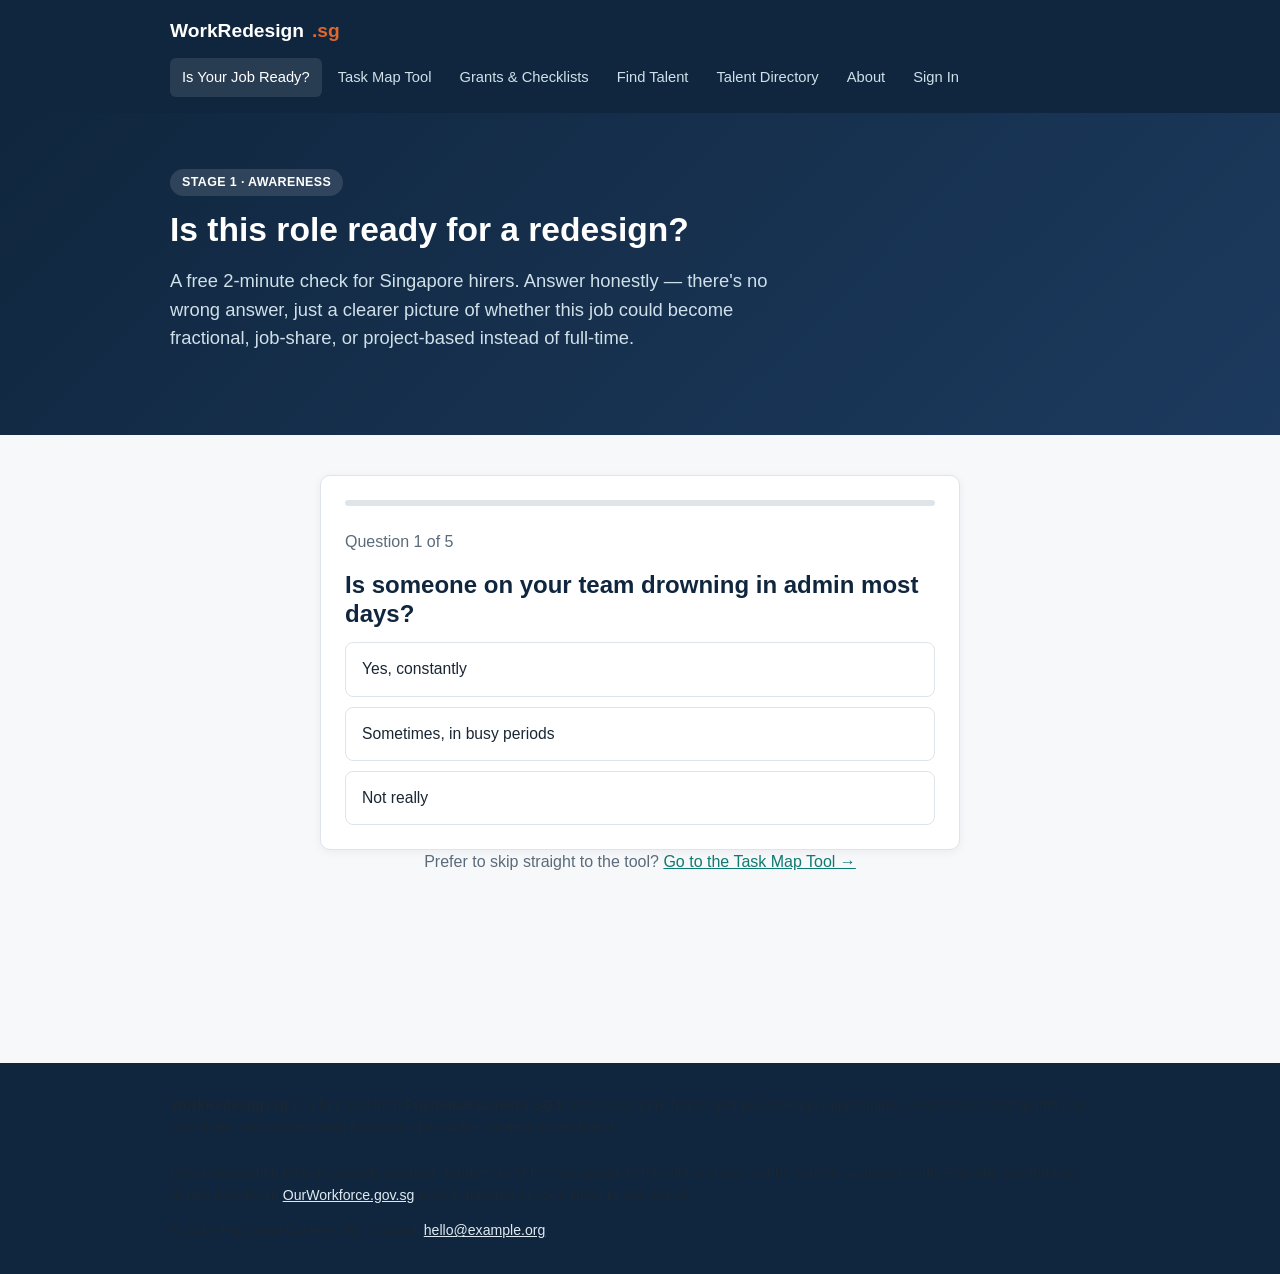
<file: index.html>
<!DOCTYPE html>
<html lang="en">
<head>
<meta charset="UTF-8" />
<meta name="viewport" content="width=device-width, initial-scale=1.0" />
<title>Is This Job Ready for Redesign? | WorkRedesign.sg</title>
<meta name="description" content="A free 2-minute check for Singapore hirers: could this role become a fractional, job-share, or project-based role instead of full-time?" />
<link rel="stylesheet" href="css/styles.css" />
</head>
<body>

<div id="site-header"></div>

<section class="hero">
  <div class="container">
    <span class="step-pill">Stage 1 · Awareness</span>
    <h1>Is this role ready for a redesign?</h1>
    <p class="lead">A free 2-minute check for Singapore hirers. Answer honestly — there's no wrong answer,
    just a clearer picture of whether this job could become fractional, job-share, or project-based
    instead of full-time.</p>
  </div>
</section>

<main>
  <div class="container">

    <div class="section" style="max-width:640px; margin:0 auto;">
      <div class="card">

        <div class="progress-track">
          <div class="progress-fill" id="progressFill" style="width:0%"></div>
        </div>

        <div id="quizContainer"></div>

        <div id="quizResult" class="hidden">
          <div id="verdictBanner"></div>
          <div class="flex-between mt-24">
            <a href="index.html" class="btn btn-outline" onclick="restartQuiz(event)">Retake the check</a>
            <a href="task-map.html" class="btn btn-primary" id="continueBtn">Map this role's tasks &rarr;</a>
          </div>
        </div>

      </div>
    </div>

    <div class="section text-center">
      <p class="muted">Prefer to skip straight to the tool? <a href="task-map.html">Go to the Task Map Tool &rarr;</a></p>
    </div>

  </div>
</main>

<div id="site-footer"></div>

<script src="js/data.js"></script>
<script src="js/layout.js"></script>
<script src="js/quiz.js"></script>
<script>
  renderHeader("index");
  renderFooter();
  initQuiz();
</script>
</body>
</html>
</file>
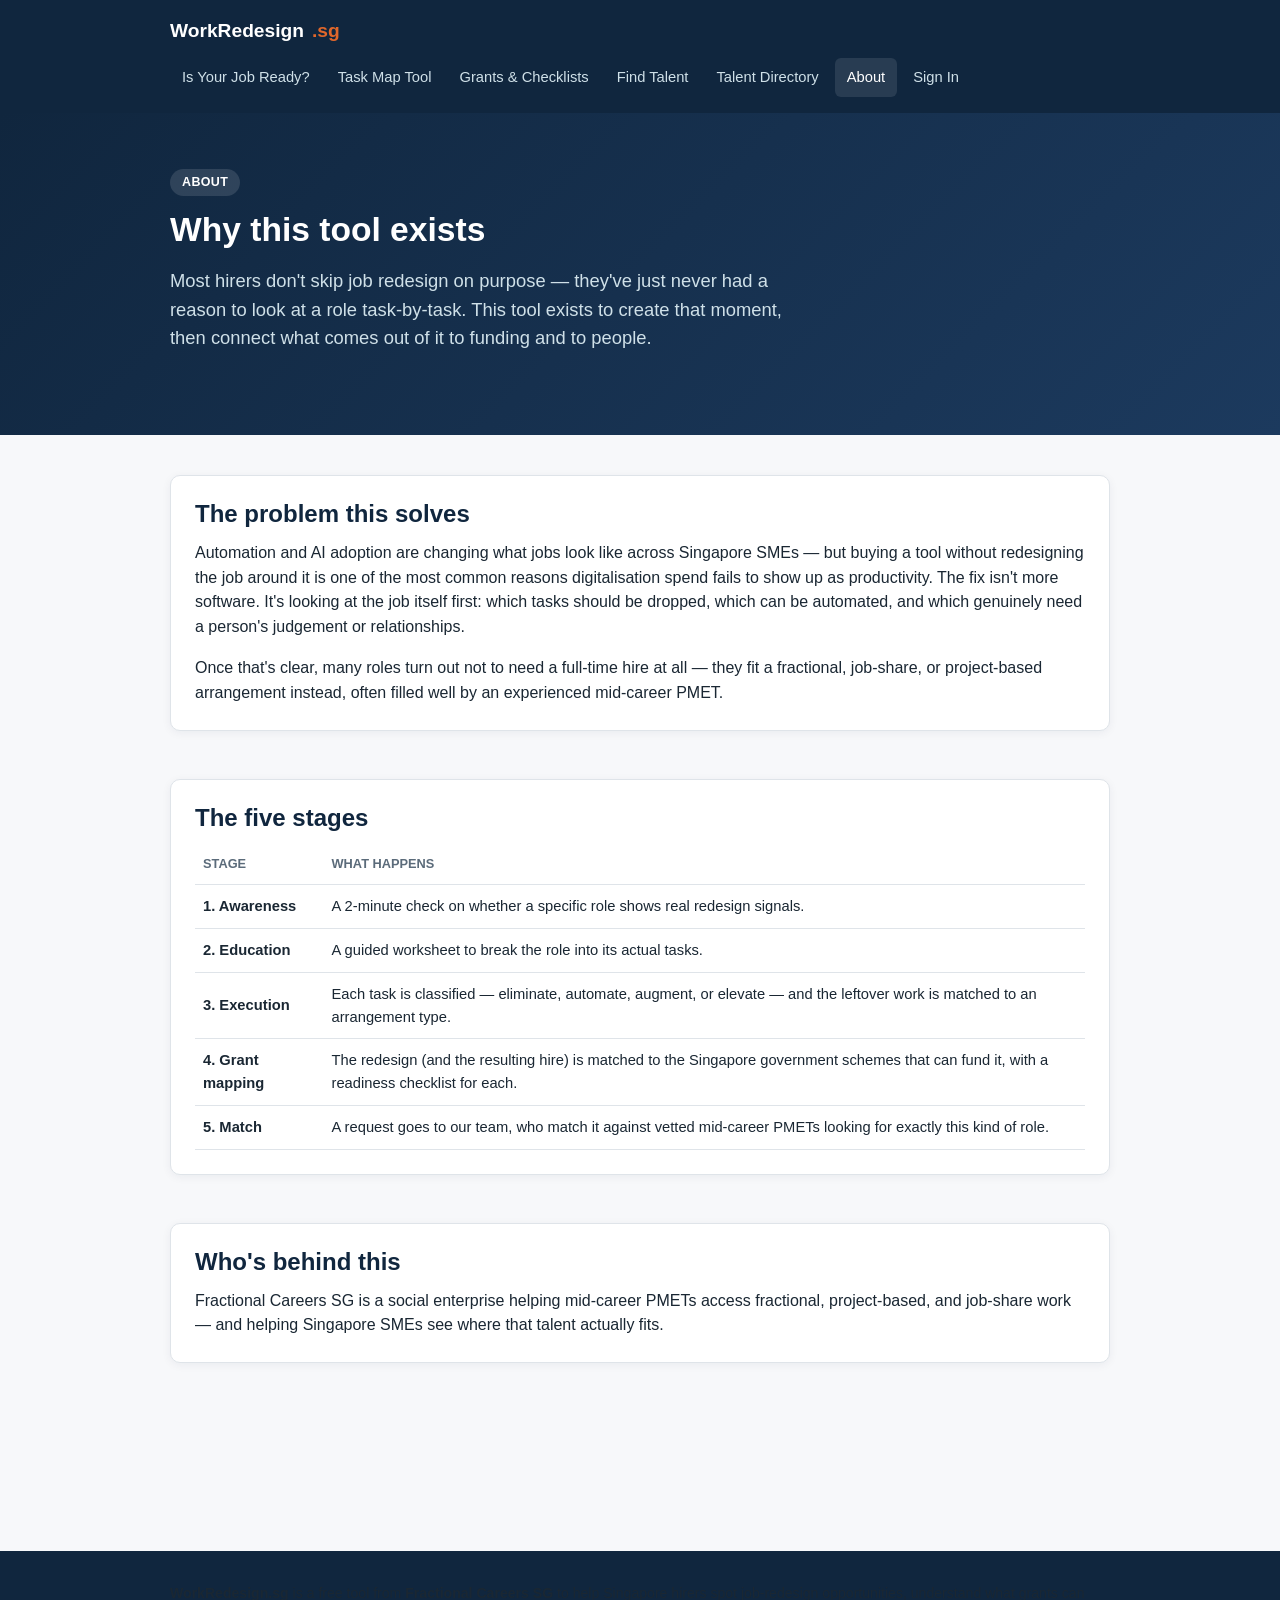
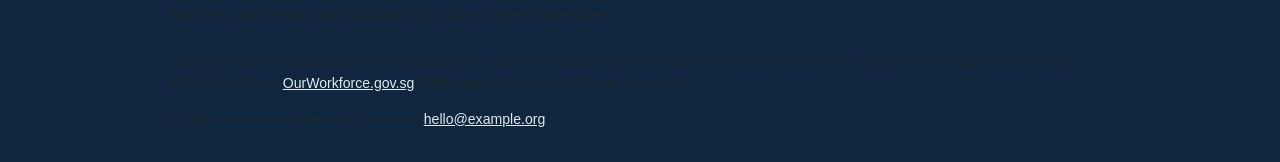
<file: about.html>
<!DOCTYPE html>
<html lang="en">
<head>
<meta charset="UTF-8" />
<meta name="viewport" content="width=device-width, initial-scale=1.0" />
<title>About | WorkRedesign.sg</title>
<meta name="description" content="How WorkRedesign.sg works, and the job-redesign framework behind it." />
<link rel="stylesheet" href="css/styles.css" />
</head>
<body>

<div id="site-header"></div>

<section class="hero">
  <div class="container">
    <span class="step-pill">About</span>
    <h1>Why this tool exists</h1>
    <p class="lead">Most hirers don't skip job redesign on purpose — they've just never had a reason to
    look at a role task-by-task. This tool exists to create that moment, then connect what comes out of
    it to funding and to people.</p>
  </div>
</section>

<main>
  <div class="container">

    <div class="section">
      <div class="card">
        <h2>The problem this solves</h2>
        <p>Automation and AI adoption are changing what jobs look like across Singapore SMEs — but buying
        a tool without redesigning the job around it is one of the most common reasons digitalisation
        spend fails to show up as productivity. The fix isn't more software. It's looking at the job
        itself first: which tasks should be dropped, which can be automated, and which genuinely need a
        person's judgement or relationships.</p>
        <p class="mb-0">Once that's clear, many roles turn out not to need a full-time hire at all —
        they fit a fractional, job-share, or project-based arrangement instead, often filled well by an
        experienced mid-career PMET.</p>
      </div>
    </div>

    <div class="section">
      <div class="card">
        <h2>The five stages</h2>
        <table class="task-table">
          <thead><tr><th>Stage</th><th>What happens</th></tr></thead>
          <tbody>
            <tr><td><strong>1. Awareness</strong></td><td>A 2-minute check on whether a specific role shows real redesign signals.</td></tr>
            <tr><td><strong>2. Education</strong></td><td>A guided worksheet to break the role into its actual tasks.</td></tr>
            <tr><td><strong>3. Execution</strong></td><td>Each task is classified — eliminate, automate, augment, or elevate — and the leftover work is matched to an arrangement type.</td></tr>
            <tr><td><strong>4. Grant mapping</strong></td><td>The redesign (and the resulting hire) is matched to the Singapore government schemes that can fund it, with a readiness checklist for each.</td></tr>
            <tr><td><strong>5. Match</strong></td><td>A request goes to our team, who match it against vetted mid-career PMETs looking for exactly this kind of role.</td></tr>
          </tbody>
        </table>
      </div>
    </div>

    <div class="section">
      <div class="card">
        <h2>Who's behind this</h2>
        <p class="mb-0" id="orgBlurb"></p>
      </div>
    </div>

  </div>
</main>

<div id="site-footer"></div>

<script src="js/data.js"></script>
<script src="js/layout.js"></script>
<script>
  renderHeader("about");
  renderFooter();
  document.getElementById("orgBlurb").textContent =
    SITE.orgName + " is a social enterprise helping mid-career PMETs access fractional, project-based, and job-share work — and helping Singapore SMEs see where that talent actually fits.";
</script>
</body>
</html>
</file>
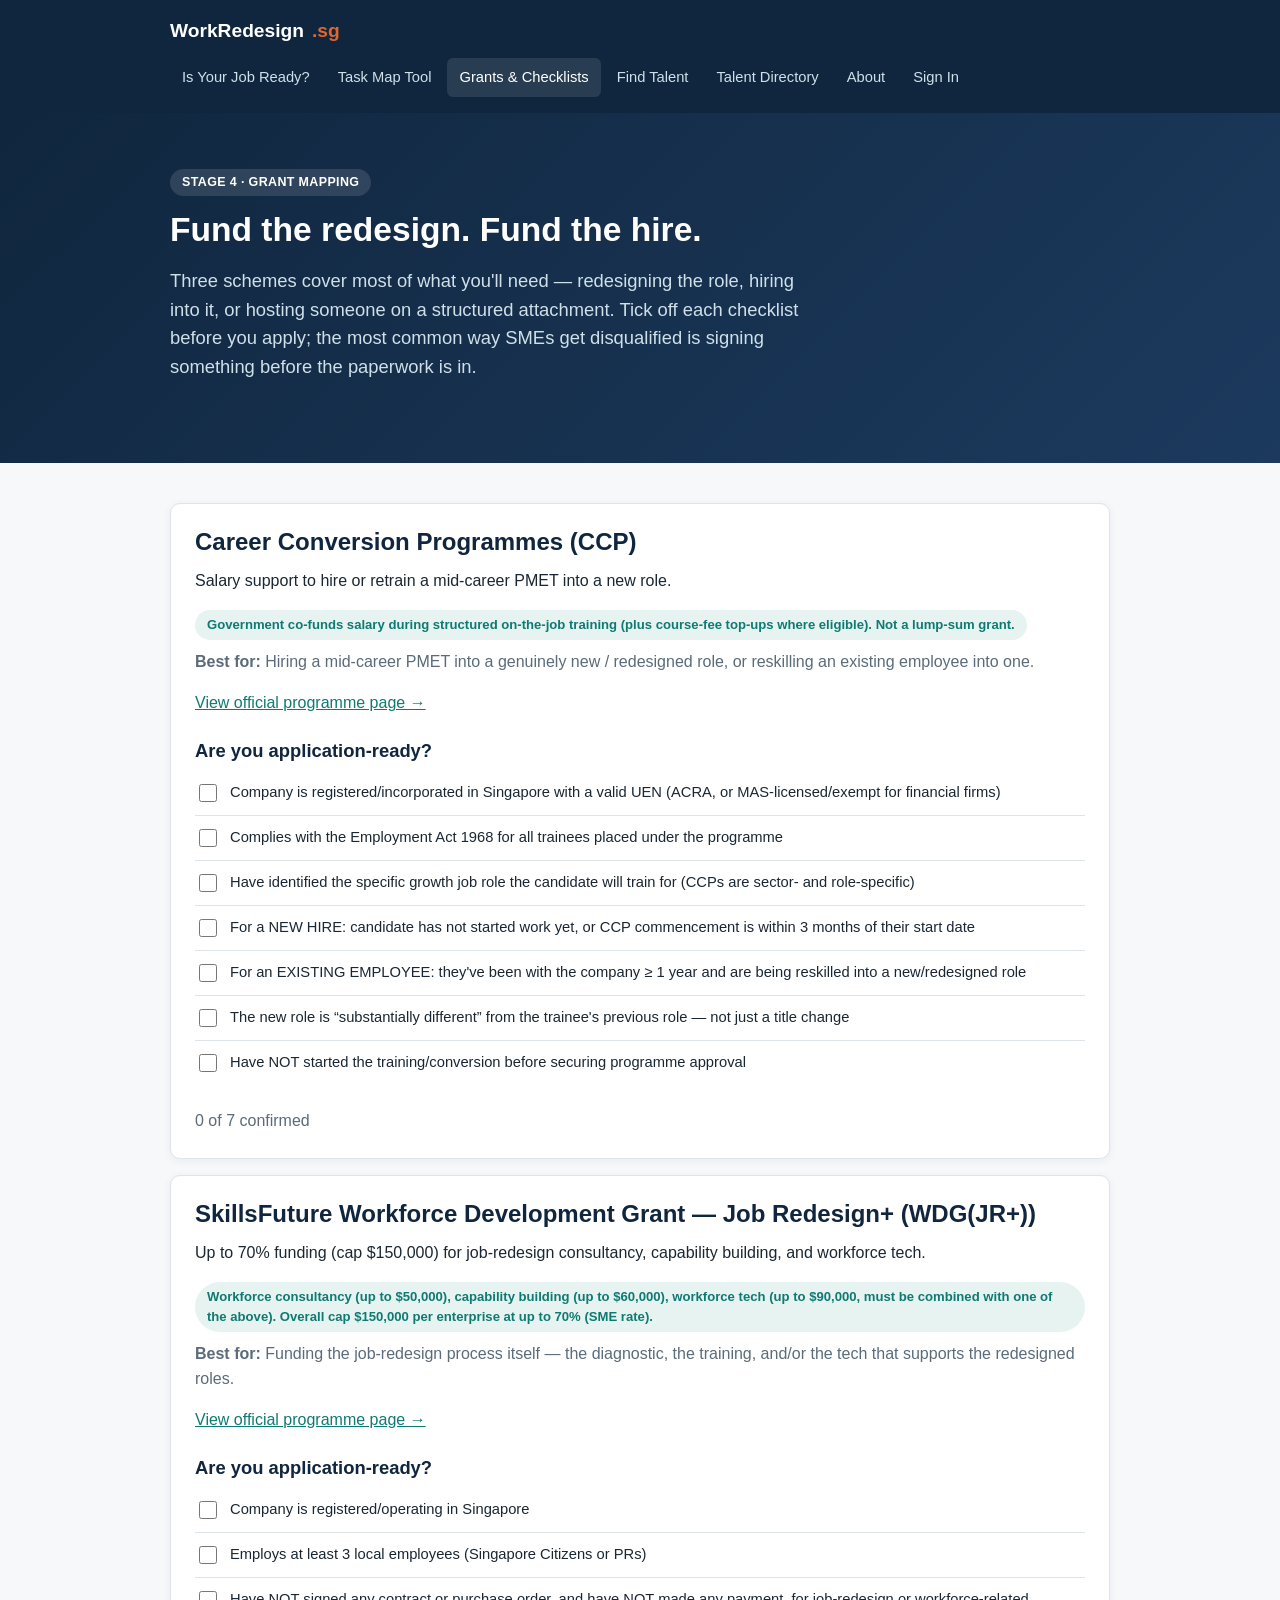
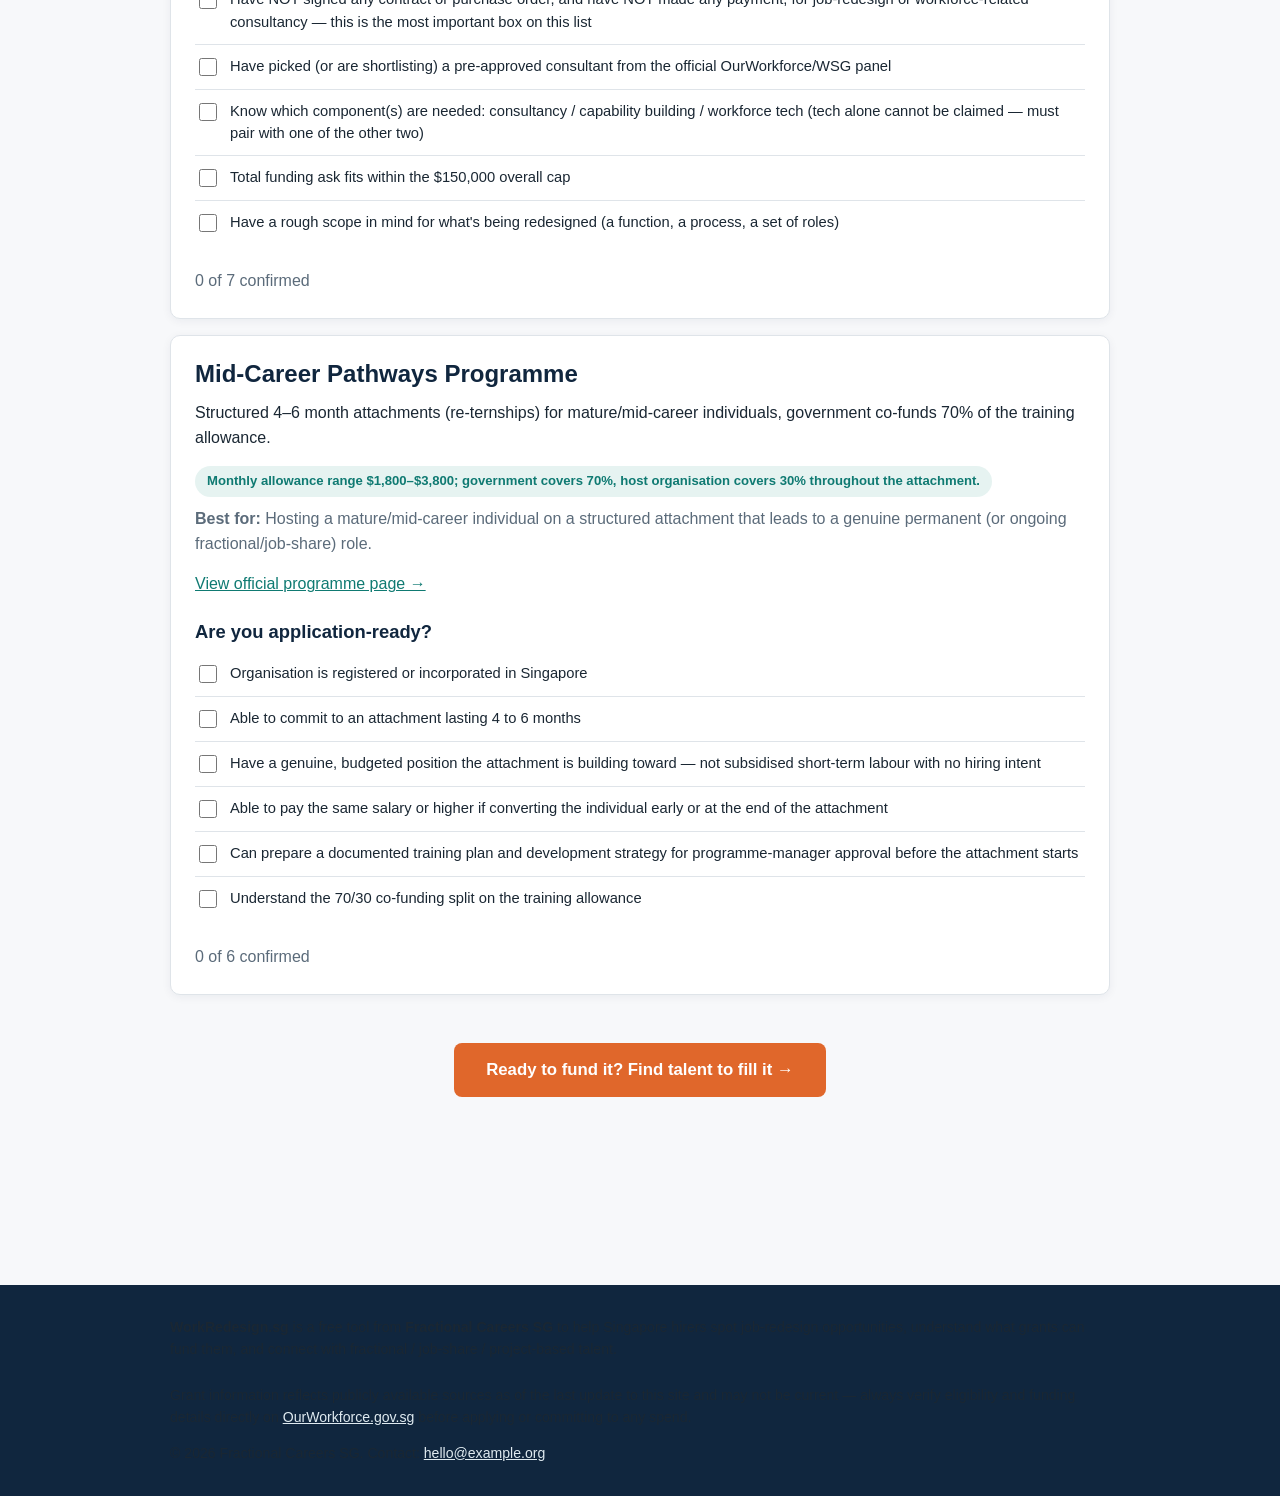
<file: grants.html>
<!DOCTYPE html>
<html lang="en">
<head>
<meta charset="UTF-8" />
<meta name="viewport" content="width=device-width, initial-scale=1.0" />
<title>Grants &amp; Readiness Checklists | WorkRedesign.sg</title>
<meta name="description" content="Which Singapore workforce grant funds your job redesign, and are you actually ready to apply?" />
<link rel="stylesheet" href="css/styles.css" />
</head>
<body>

<div id="site-header"></div>

<section class="hero">
  <div class="container">
    <span class="step-pill">Stage 4 · Grant Mapping</span>
    <h1>Fund the redesign. Fund the hire.</h1>
    <p class="lead">Three schemes cover most of what you'll need — redesigning the role, hiring into it,
    or hosting someone on a structured attachment. Tick off each checklist before you apply; the most
    common way SMEs get disqualified is signing something before the paperwork is in.</p>
  </div>
</section>

<main>
  <div class="container">

    <div class="section hidden" id="taskMapBanner">
      <div class="note-box" id="taskMapBannerText"></div>
    </div>

    <div class="section" id="grantsContainer">
      <!-- populated by grants.js -->
    </div>

    <div class="section text-center">
      <a href="match.html" class="btn btn-primary" style="font-size:1.05rem; padding:14px 32px;">
        Ready to fund it? Find talent to fill it &rarr;
      </a>
    </div>

  </div>
</main>

<div id="site-footer"></div>

<script src="js/data.js"></script>
<script src="js/layout.js"></script>
<script src="js/grants.js"></script>
<script>
  renderHeader("grants");
  renderFooter();
  initGrants();
</script>
</body>
</html>
</file>
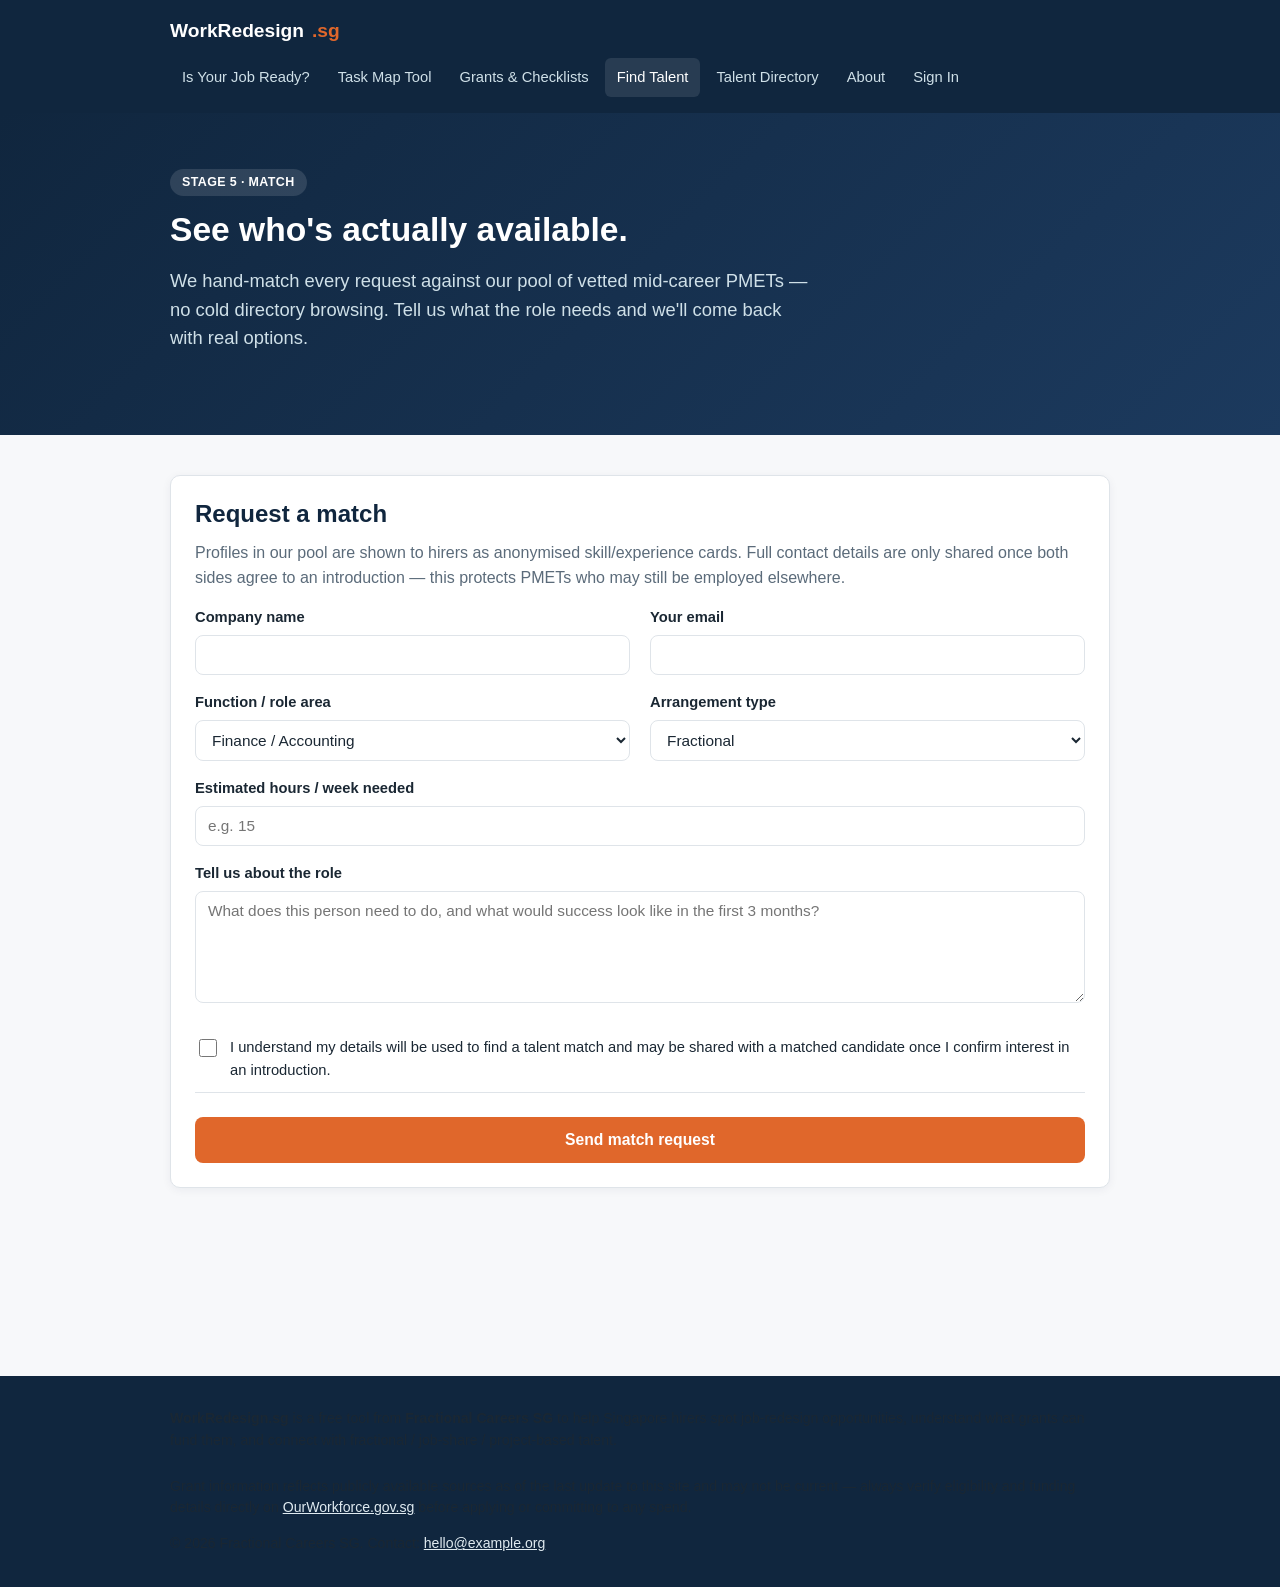
<file: match.html>
<!DOCTYPE html>
<html lang="en">
<head>
<meta charset="UTF-8" />
<meta name="viewport" content="width=device-width, initial-scale=1.0" />
<title>Find Fractional Talent | WorkRedesign.sg</title>
<meta name="description" content="Request a match with a vetted mid-career PMET for your fractional, job-share, or project-based role." />
<link rel="stylesheet" href="css/styles.css" />
</head>
<body>

<div id="site-header"></div>

<section class="hero">
  <div class="container">
    <span class="step-pill">Stage 5 · Match</span>
    <h1>See who's actually available.</h1>
    <p class="lead">We hand-match every request against our pool of vetted mid-career PMETs — no cold
    directory browsing. Tell us what the role needs and we'll come back with real options.</p>
  </div>
</section>

<main>
  <div class="container">

    <div class="section hidden" id="taskMapSummary">
      <div class="note-box" id="taskMapSummaryText"></div>
    </div>

    <div class="section">
      <div class="card">
        <h2>Request a match</h2>
        <p class="muted">Profiles in our pool are shown to hirers as anonymised skill/experience cards.
        Full contact details are only shared once both sides agree to an introduction — this protects
        PMETs who may still be employed elsewhere.</p>

        <form id="matchForm">
          <div class="grid cols-2">
            <div class="field">
              <label for="companyName">Company name</label>
              <input type="text" id="companyName" required />
            </div>
            <div class="field">
              <label for="contactEmail">Your email</label>
              <input type="email" id="contactEmail" required />
            </div>
          </div>

          <div class="grid cols-2">
            <div class="field">
              <label for="functionArea">Function / role area</label>
              <select id="functionArea">
                <option>Finance / Accounting</option>
                <option>Operations</option>
                <option>HR / People</option>
                <option>Marketing</option>
                <option>Digitalisation / IT</option>
                <option>Other</option>
              </select>
            </div>
            <div class="field">
              <label for="arrangementType">Arrangement type</label>
              <select id="arrangementType">
                <option>Fractional</option>
                <option>Job-share</option>
                <option>Project-based</option>
                <option>Not sure yet</option>
              </select>
            </div>
          </div>

          <div class="field">
            <label for="hoursWeek">Estimated hours / week needed</label>
            <input type="number" id="hoursWeek" min="1" placeholder="e.g. 15" />
          </div>

          <div class="field">
            <label for="message">Tell us about the role</label>
            <textarea id="message" rows="5" placeholder="What does this person need to do, and what would success look like in the first 3 months?"></textarea>
          </div>

          <div class="checkbox-row">
            <input type="checkbox" id="consentCheck" required />
            <label for="consentCheck">I understand my details will be used to find a talent match and
            may be shared with a matched candidate once I confirm interest in an introduction.</label>
          </div>

          <button type="submit" class="btn btn-primary btn-block mt-24" style="padding:14px;">
            Send match request
          </button>
        </form>

        <div id="formSuccess" class="hidden verdict high mt-24">
          <h2>Request received</h2>
          <p class="mb-0">Your email client should have opened with a pre-filled message — send it to
          reach our team directly. We typically respond within 2 business days with a shortlist.</p>
        </div>
      </div>
    </div>

  </div>
</main>

<div id="site-footer"></div>

<script src="js/data.js"></script>
<script src="js/layout.js"></script>
<script src="js/match.js"></script>
<script>
  renderHeader("match");
  renderFooter();
  initMatchForm();
</script>
</body>
</html>
</file>
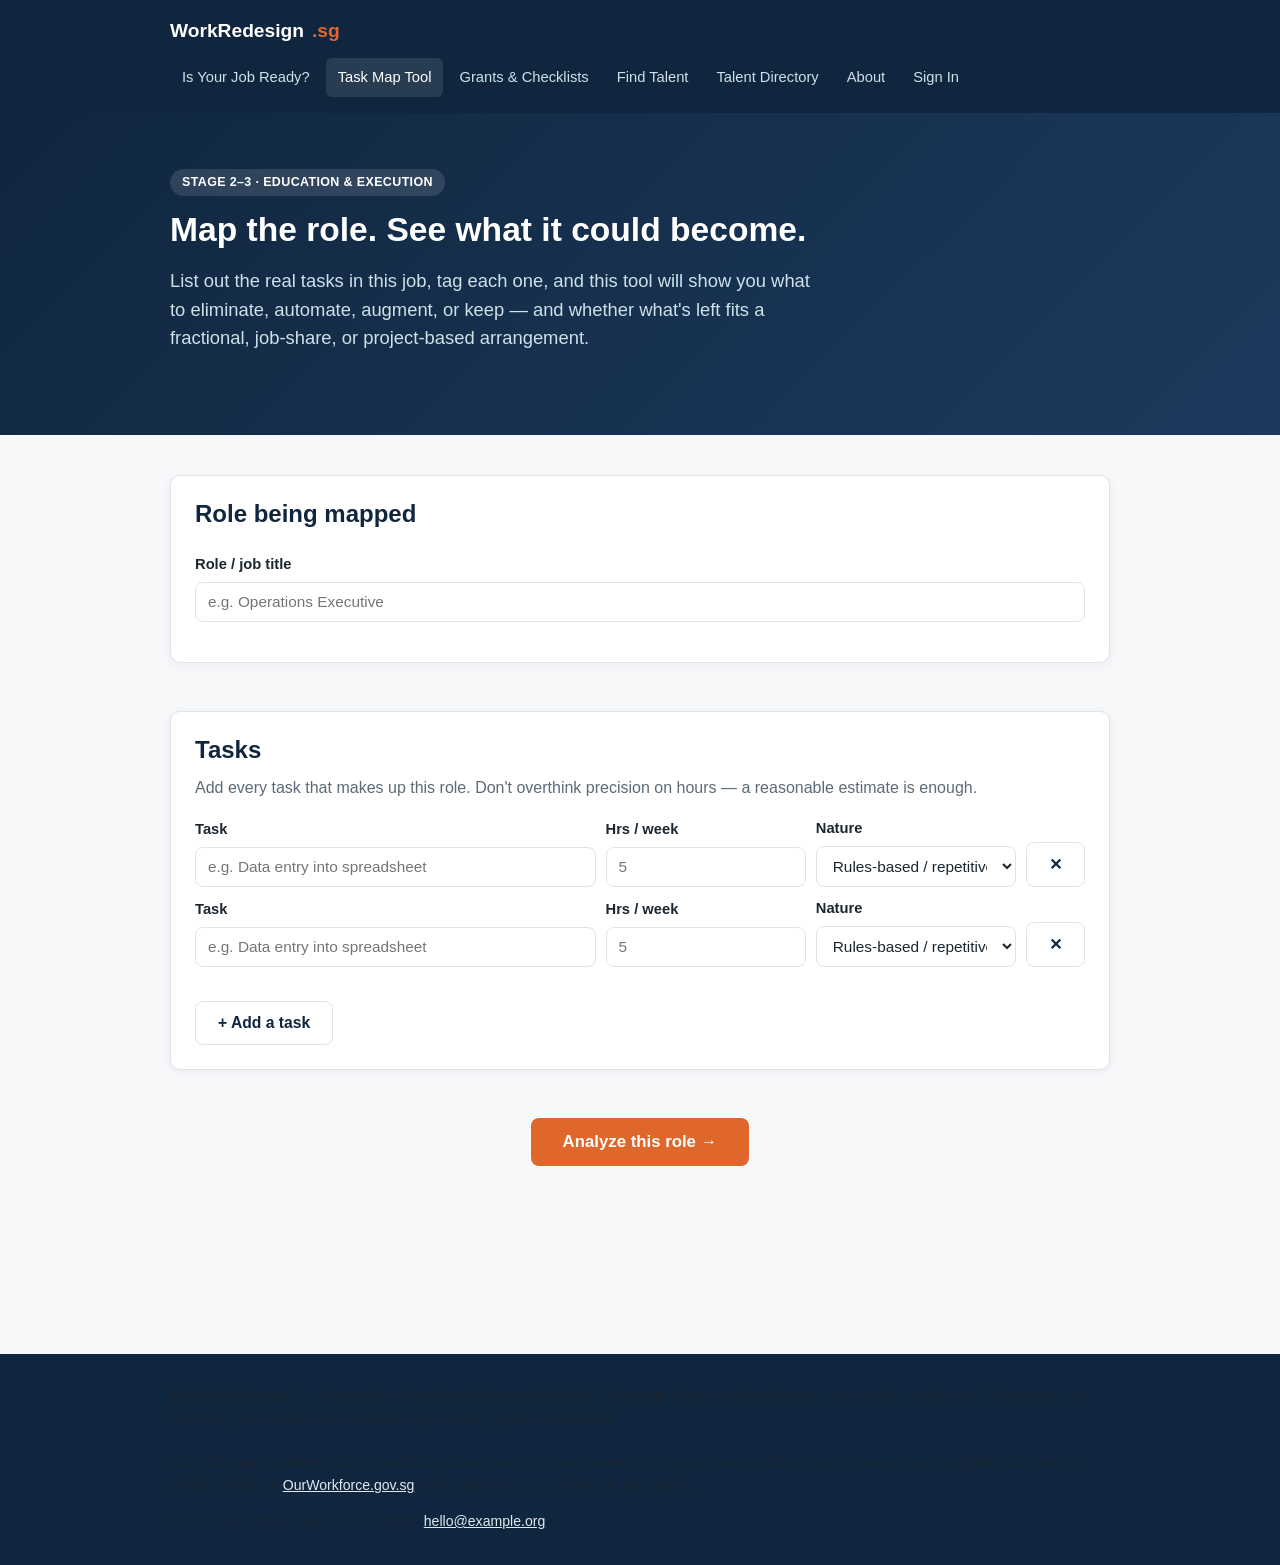
<file: task-map.html>
<!DOCTYPE html>
<html lang="en">
<head>
<meta charset="UTF-8" />
<meta name="viewport" content="width=device-width, initial-scale=1.0" />
<title>Task Map Tool | WorkRedesign.sg</title>
<meta name="description" content="Break a role into its tasks, tag each one, and see whether it's a candidate for a fractional, job-share, or project-based arrangement." />
<link rel="stylesheet" href="css/styles.css" />
</head>
<body>

<div id="site-header"></div>

<section class="hero">
  <div class="container">
    <span class="step-pill">Stage 2–3 · Education &amp; Execution</span>
    <h1>Map the role. See what it could become.</h1>
    <p class="lead">List out the real tasks in this job, tag each one, and this tool will show you what to
    eliminate, automate, augment, or keep — and whether what's left fits a fractional, job-share, or
    project-based arrangement.</p>
  </div>
</section>

<main>
  <div class="container">

    <div class="section">
      <div class="card">
        <div class="flex-between">
          <h2 class="mb-0">Role being mapped</h2>
        </div>
        <div class="field mt-24">
          <label for="roleName">Role / job title</label>
          <input type="text" id="roleName" placeholder="e.g. Operations Executive" />
        </div>
      </div>
    </div>

    <div class="section">
      <div class="card">
        <h2>Tasks</h2>
        <p class="muted">Add every task that makes up this role. Don't overthink precision on hours —
        a reasonable estimate is enough.</p>

        <div id="taskRows"></div>

        <button class="btn btn-outline mt-24" id="addTaskBtn" type="button">+ Add a task</button>
      </div>
    </div>

    <div class="section text-center">
      <button class="btn btn-primary" id="analyzeBtn" type="button" style="font-size:1.05rem; padding:14px 32px;">
        Analyze this role &rarr;
      </button>
    </div>

    <div class="section hidden" id="resultsSection">
      <div class="card">
        <h2>Here's what this role could become</h2>
        <div id="resultsBody"></div>
      </div>
    </div>

  </div>
</main>

<div id="site-footer"></div>

<script src="js/data.js"></script>
<script src="js/layout.js"></script>
<script src="js/taskmap.js"></script>
<script>
  renderHeader("task-map");
  renderFooter();
  initTaskMap();
</script>
</body>
</html>
</file>
<file: css/styles.css>
/* ===========================================================
   WorkRedesign.sg — shared styles
   =========================================================== */

:root {
  --navy: #10263e;
  --navy-light: #1c3a5e;
  --teal: #0f7a72;
  --teal-light: #e6f3f1;
  --orange: #e0672b;
  --orange-dark: #c1531e;
  --bg: #f7f8fa;
  --card-bg: #ffffff;
  --text: #1a2733;
  --text-muted: #5b6b7a;
  --border: #dfe4e9;
  --success: #1c8a4b;
  --success-bg: #e9f7ee;
  --radius: 10px;
  --shadow: 0 2px 10px rgba(16, 38, 62, 0.06);
  --shadow-lg: 0 8px 28px rgba(16, 38, 62, 0.12);
  --max-width: 980px;
}

* { box-sizing: border-box; }

html { scroll-behavior: smooth; }

body {
  margin: 0;
  font-family: -apple-system, BlinkMacSystemFont, "Segoe UI", Roboto, Helvetica, Arial, sans-serif;
  color: var(--text);
  background: var(--bg);
  line-height: 1.55;
}

h1, h2, h3, h4 { line-height: 1.2; margin: 0 0 0.5em; color: var(--navy); }
h1 { font-size: 2.1rem; }
h2 { font-size: 1.5rem; }
h3 { font-size: 1.15rem; }
p { margin: 0 0 1em; color: var(--text); }
a { color: var(--teal); }
small, .muted { color: var(--text-muted); }

.container {
  max-width: var(--max-width);
  margin: 0 auto;
  padding: 0 20px;
}

/* --- Header / nav --- */
header.site-header {
  background: var(--navy);
  color: #fff;
  padding: 16px 0;
}
header.site-header .container {
  display: flex;
  align-items: center;
  justify-content: space-between;
  flex-wrap: wrap;
  gap: 12px;
}
.logo {
  font-weight: 700;
  font-size: 1.2rem;
  color: #fff;
  text-decoration: none;
  display: flex;
  align-items: center;
  gap: 8px;
}
.logo .dot { color: var(--orange); }
nav.main-nav {
  display: flex;
  gap: 4px;
  flex-wrap: wrap;
}
nav.main-nav a {
  color: #cfe0e8;
  text-decoration: none;
  padding: 8px 12px;
  border-radius: 6px;
  font-size: 0.92rem;
  font-weight: 500;
}
nav.main-nav a:hover,
nav.main-nav a.active {
  background: rgba(255,255,255,0.1);
  color: #fff;
}

/* --- Hero --- */
.hero {
  background: linear-gradient(135deg, var(--navy) 0%, var(--navy-light) 100%);
  color: #fff;
  padding: 56px 0 64px;
}
.hero h1 { color: #fff; max-width: 720px; }
.hero p.lead {
  color: #cfe0e8;
  font-size: 1.15rem;
  max-width: 640px;
}
.step-pill {
  display: inline-block;
  background: rgba(255,255,255,0.12);
  color: #fff;
  padding: 4px 12px;
  border-radius: 999px;
  font-size: 0.78rem;
  font-weight: 600;
  letter-spacing: 0.03em;
  text-transform: uppercase;
  margin-bottom: 14px;
}

/* --- Sections / cards --- */
main { padding: 40px 0 80px; }
.section { margin-bottom: 48px; }
.card {
  background: var(--card-bg);
  border: 1px solid var(--border);
  border-radius: var(--radius);
  padding: 24px;
  box-shadow: var(--shadow);
}
.card + .card { margin-top: 16px; }
.grid {
  display: grid;
  gap: 20px;
}
.grid.cols-3 { grid-template-columns: repeat(3, 1fr); }
.grid.cols-2 { grid-template-columns: repeat(2, 1fr); }
@media (max-width: 760px) {
  .grid.cols-3, .grid.cols-2 { grid-template-columns: 1fr; }
}

/* --- Buttons --- */
.btn {
  display: inline-block;
  padding: 12px 22px;
  border-radius: 8px;
  font-weight: 600;
  font-size: 0.98rem;
  text-decoration: none;
  border: none;
  cursor: pointer;
  transition: transform 0.05s ease, box-shadow 0.15s ease;
}
.btn:active { transform: translateY(1px); }
.btn-primary { background: var(--orange); color: #fff; }
.btn-primary:hover { background: var(--orange-dark); }
.btn-secondary { background: var(--teal); color: #fff; }
.btn-secondary:hover { background: #0b5f58; }
.btn-outline { background: transparent; color: var(--navy); border: 1.5px solid var(--border); }
.btn-outline:hover { border-color: var(--navy); }
.btn-block { display: block; width: 100%; text-align: center; }
.btn[disabled] { opacity: 0.5; cursor: not-allowed; }

/* --- Forms --- */
label { display: block; font-weight: 600; margin-bottom: 6px; font-size: 0.92rem; }
input[type="text"], input[type="email"], input[type="number"], select, textarea {
  width: 100%;
  padding: 10px 12px;
  border: 1.5px solid var(--border);
  border-radius: 8px;
  font-size: 0.96rem;
  font-family: inherit;
  background: #fff;
  color: var(--text);
}
input:focus, select:focus, textarea:focus {
  outline: none;
  border-color: var(--teal);
  box-shadow: 0 0 0 3px var(--teal-light);
}
.field { margin-bottom: 16px; }
.field-row {
  display: grid;
  grid-template-columns: 2fr 1fr 1fr auto;
  gap: 10px;
  align-items: end;
  margin-bottom: 10px;
}
@media (max-width: 700px) {
  .field-row { grid-template-columns: 1fr; }
}
.checkbox-row {
  display: flex;
  align-items: flex-start;
  gap: 10px;
  padding: 10px 0;
  border-bottom: 1px solid var(--border);
}
.checkbox-row:last-child { border-bottom: none; }
.checkbox-row input[type="checkbox"] {
  margin-top: 3px;
  width: 18px;
  height: 18px;
  flex-shrink: 0;
  accent-color: var(--teal);
}
.checkbox-row label { margin: 0; font-weight: 400; color: var(--text); }

/* --- Quiz --- */
.quiz-question { display: none; }
.quiz-question.active { display: block; }
.quiz-options { display: grid; gap: 10px; margin-top: 14px; }
.quiz-option {
  display: block;
  padding: 14px 16px;
  border: 1.5px solid var(--border);
  border-radius: 8px;
  cursor: pointer;
  background: #fff;
  font-size: 0.98rem;
  transition: border-color 0.15s ease, background 0.15s ease;
}
.quiz-option:hover { border-color: var(--teal); background: var(--teal-light); }
.quiz-option.selected { border-color: var(--teal); background: var(--teal-light); font-weight: 600; }
.progress-track {
  height: 6px;
  background: var(--border);
  border-radius: 999px;
  overflow: hidden;
  margin-bottom: 24px;
}
.progress-fill {
  height: 100%;
  background: var(--orange);
  transition: width 0.25s ease;
}

/* --- Result / verdict banner --- */
.verdict {
  border-radius: var(--radius);
  padding: 24px;
  margin-bottom: 24px;
}
.verdict.high { background: var(--success-bg); border: 1.5px solid var(--success); }
.verdict.medium { background: #fff6e9; border: 1.5px solid #d99a2b; }
.verdict.low { background: #eef1f4; border: 1.5px solid var(--border); }
.verdict h2 { margin-bottom: 4px; }

/* --- Badges / tags --- */
.badge {
  display: inline-block;
  padding: 3px 10px;
  border-radius: 999px;
  font-size: 0.76rem;
  font-weight: 700;
  letter-spacing: 0.02em;
  text-transform: uppercase;
}
.badge-eliminate { background: #fbeaea; color: #a13a3a; }
.badge-automate { background: #e7f0fb; color: #2a5ea8; }
.badge-augment { background: #fdf2e2; color: #a1651a; }
.badge-elevate { background: var(--teal-light); color: var(--teal); }

.pill-row { display: flex; gap: 8px; flex-wrap: wrap; margin: 10px 0; }
.pill {
  background: var(--teal-light);
  color: var(--teal);
  padding: 5px 12px;
  border-radius: 999px;
  font-size: 0.82rem;
  font-weight: 600;
}

/* --- Task table --- */
table.task-table { width: 100%; border-collapse: collapse; margin-top: 10px; }
table.task-table th, table.task-table td {
  text-align: left;
  padding: 10px 8px;
  border-bottom: 1px solid var(--border);
  font-size: 0.92rem;
}
table.task-table th { color: var(--text-muted); font-weight: 600; font-size: 0.8rem; text-transform: uppercase; }

/* --- Stat tiles --- */
.stat-tile {
  background: var(--teal-light);
  border-radius: var(--radius);
  padding: 18px;
  text-align: center;
}
.stat-tile .num { font-size: 1.8rem; font-weight: 800; color: var(--navy); }
.stat-tile .label { font-size: 0.82rem; color: var(--text-muted); text-transform: uppercase; letter-spacing: 0.03em; }

/* --- Footer --- */
footer.site-footer {
  background: var(--navy);
  color: #b9cbd6;
  padding: 32px 0;
  font-size: 0.88rem;
  margin-top: 60px;
}
footer.site-footer a { color: #dfeaf0; }

/* --- Utility --- */
.text-center { text-align: center; }
.mt-0 { margin-top: 0; }
.mt-24 { margin-top: 24px; }
.mb-0 { margin-bottom: 0; }
.flex { display: flex; }
.flex-between { display: flex; justify-content: space-between; align-items: center; flex-wrap: wrap; gap: 12px; }
.hidden { display: none !important; }
.note-box {
  background: #fff6e9;
  border-left: 4px solid var(--orange);
  padding: 14px 16px;
  border-radius: 6px;
  font-size: 0.9rem;
}

/* --- Tabs (used on account.html and elsewhere) --- */
.tab-row { display: flex; gap: 6px; margin-bottom: 20px; flex-wrap: wrap; }
.tab-btn {
  padding: 10px 16px;
  border-radius: 999px;
  border: 1.5px solid var(--border);
  background: #fff;
  cursor: pointer;
  font-size: 0.92rem;
  font-weight: 600;
  color: var(--text-muted);
}
.tab-btn.active { background: var(--navy); color: #fff; border-color: var(--navy); }

/* --- Talent directory cards --- */
.talent-card {
  background: var(--card-bg);
  border: 1px solid var(--border);
  border-radius: var(--radius);
  padding: 20px;
  box-shadow: var(--shadow);
}
.talent-card h3 { margin-bottom: 4px; }
.talent-card .card-code { color: var(--text-muted); font-size: 0.8rem; }
.filter-bar {
  display: flex;
  gap: 10px;
  flex-wrap: wrap;
  margin-bottom: 20px;
}
.filter-bar input, .filter-bar select { max-width: 220px; }
</file>
